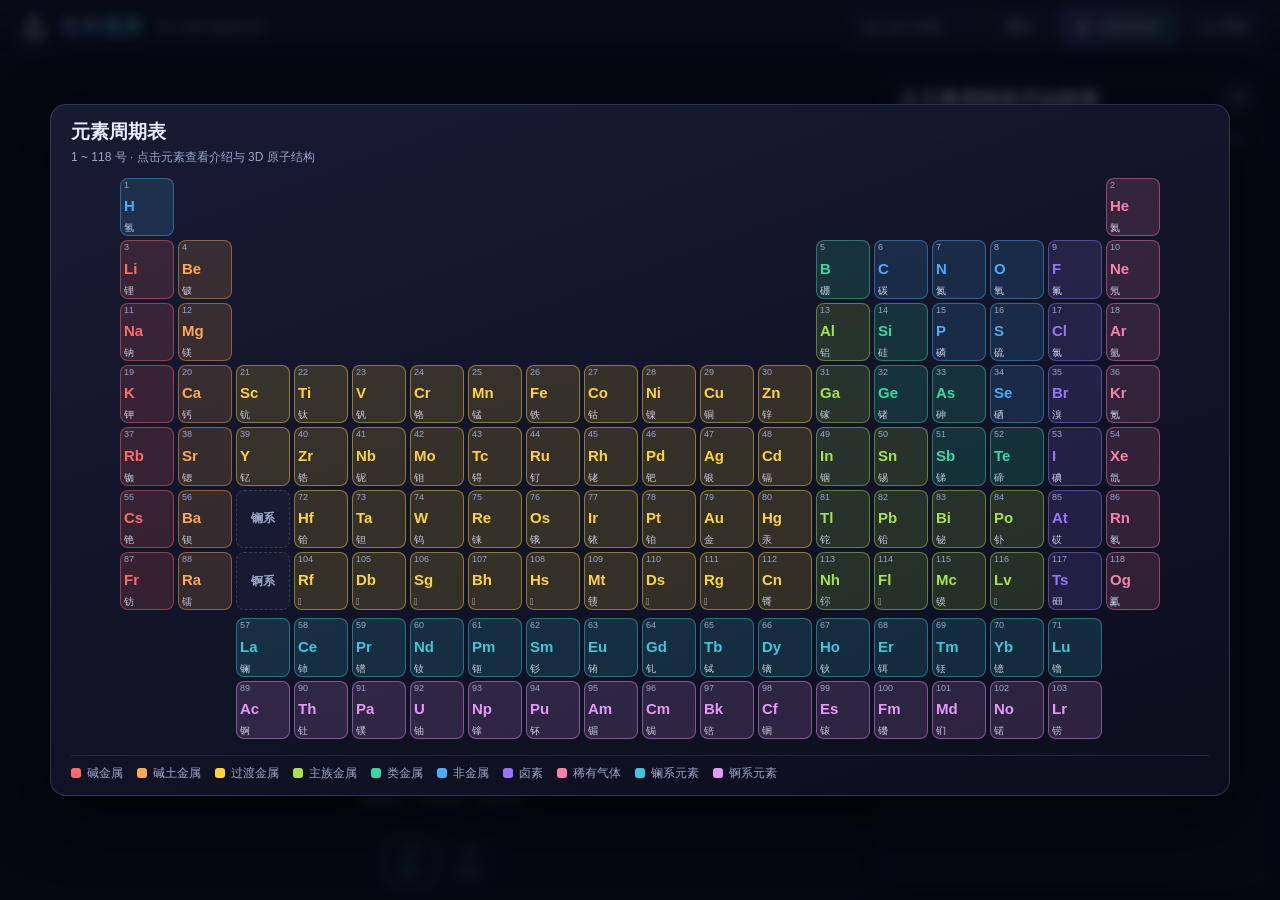
<file: LabCraft/index.html>
<!DOCTYPE html>
<html lang="zh-CN">
<head>
  <meta charset="UTF-8" />
  <meta name="viewport" content="width=device-width, initial-scale=1.0, maximum-scale=1.0, user-scalable=no, viewport-fit=cover" />
  <title>化学视界 · 3D 元素与物质演示</title>
  <link rel="stylesheet" href="css/style.css" />
</head>
<body>
  <header class="topbar">
    <div class="brand">
      <svg viewBox="0 0 24 24" fill="none" stroke="currentColor" stroke-width="1.6"
        stroke-linecap="round" stroke-linejoin="round" aria-hidden="true">
        <path d="M9 3h6" />
        <path d="M10 3v5.5L4.5 17.5A2.5 2.5 0 0 0 6.7 21h10.6a2.5 2.5 0 0 0 2.2-3.5L14 8.5V3" />
        <path d="M7.5 14h9" />
      </svg>
      <h1>化学视界</h1>
      <span class="subtitle">3D 元素与物质演示</span>
    </div>
    <div class="top-actions">
      <!-- 顶栏「← 返回」：浏览过元素/物质后出现（main.js 按历史栈显隐），
           与系统返回键同一语义，一层层回退 -->
      <button id="navBackBtn" class="btn nav-back" hidden aria-label="返回上一层" title="返回上一层">
        <svg viewBox="0 0 24 24" fill="none" stroke="currentColor" stroke-width="1.8" aria-hidden="true">
          <path d="M15 18l-6-6 6-6" />
        </svg>返回
      </button>
      <div class="custom-input">
        <input id="zInput" type="text" inputmode="numeric" placeholder="输入原子序数" maxlength="100" />
        <button id="zGo" class="btn">显示</button>
        <span id="inputHint" class="input-hint"></span>
      </div>
      <button id="periodicBtn" class="btn primary">
        <svg viewBox="0 0 24 24" fill="none" stroke="currentColor" stroke-width="1.6" aria-hidden="true">
          <rect x="3" y="3" width="5" height="5" rx="1" /><rect x="10" y="3" width="5" height="5" rx="1" />
          <rect x="17" y="3" width="4" height="5" rx="1" /><rect x="3" y="10" width="5" height="5" rx="1" />
          <rect x="10" y="10" width="5" height="5" rx="1" /><rect x="17" y="10" width="4" height="5" rx="1" />
          <rect x="3" y="17" width="5" height="4" rx="1" /><rect x="10" y="17" width="5" height="4" rx="1" />
        </svg>元素周期表
      </button>
      <!-- 声音总开关：一键静音/恢复交互音效与介绍朗读（状态存 localStorage） -->
      <button id="soundToggle" class="btn sound-toggle" title="声音 开/关" aria-pressed="true">
        <svg class="icon-sound" viewBox="0 0 24 24" fill="none" stroke="currentColor" stroke-width="1.6" aria-hidden="true">
          <path d="M11 5 6 9H3v6h3l5 4z" />
          <path d="M15.5 8.5a5 5 0 0 1 0 7" />
          <path d="M18.5 5.5a9 9 0 0 1 0 13" />
        </svg>
        <svg class="icon-muted" viewBox="0 0 24 24" fill="none" stroke="currentColor" stroke-width="1.8" aria-hidden="true">
          <path d="M11 5 6 9H3v6h3l5 4z" />
          <line x1="22" y1="9" x2="16" y2="15" /><line x1="16" y1="9" x2="22" y2="15" />
        </svg>
        <span>声音</span>
      </button>
    </div>
  </header>

  <main class="stage">
    <canvas id="scene"></canvas>
    <div class="stage-controls">
      <button id="autoRotate" class="ctrl-btn active" title="自动旋转 开/关">
        <svg viewBox="0 0 24 24" fill="none" stroke="currentColor" stroke-width="1.8" aria-hidden="true">
          <path d="M21 12a9 9 0 1 1-2.6-6.4" /><path d="M21 3v6h-6" />
        </svg><span>旋转</span>
      </button>
      <button id="resetView" class="ctrl-btn" title="重置视角">
        <svg viewBox="0 0 24 24" fill="none" stroke="currentColor" stroke-width="1.8" aria-hidden="true">
          <circle cx="12" cy="12" r="3.2" /><path d="M12 2v3M12 19v3M2 12h3M19 12h3" />
        </svg><span>复位</span>
      </button>
    </div>
    <div class="hint">拖拽旋转 · 双指缩放 · 右键平移</div>
    <div id="infoPanel" class="info-panel">
      <!-- 重读按钮：点击重新朗读当前介绍（自动朗读被打断或想再听一遍时用） -->
      <button id="readSpeakBtn" class="info-read" type="button" title="重新朗读介绍" aria-label="重新朗读介绍">
        <svg viewBox="0 0 24 24" fill="none" stroke="currentColor" stroke-width="1.8" aria-hidden="true">
          <path d="M11 5 6 9H3v6h3l5 4z" />
          <path d="M15.5 8.5a5 5 0 0 1 0 7" />
          <path d="M18.5 5.5a9 9 0 0 1 0 13" />
        </svg>
      </button>
      <div class="info-title" id="infoTitle"></div>
      <div class="info-sub" id="infoSub"></div>
      <div class="info-meta" id="infoMeta"></div>
      <div class="info-desc" id="infoDesc"></div>
      <div class="info-legend" id="infoLegend"></div>
      <div class="info-sub-label" id="infoSubLabel">相关物质（点击查看 3D 结构）</div>
      <div class="info-substances" id="infoSubstances"></div>
    </div>
  </main>

  <!-- 竖屏提醒（仅手机竖屏时显示；App 内因已锁定横屏不会出现） -->
  <div id="rotateTip" class="rotate-tip">
    <div class="rotate-card">
      <svg viewBox="0 0 24 24" fill="none" stroke="currentColor" stroke-width="1.6"
        stroke-linecap="round" stroke-linejoin="round" aria-hidden="true">
        <rect x="7" y="3" width="10" height="18" rx="2" />
        <path d="M3 8a9 9 0 0 1 3-4M21 16a9 9 0 0 1-3 4" />
        <path d="M3 12h4M17 12h4" />
      </svg>
      <h3>建议横屏观看</h3>
      <p>周期表和 3D 结构在横屏下体验更佳</p>
      <button id="rotateFull" class="btn primary">全屏并锁定横屏</button>
      <button id="rotateSkip" class="rotate-skip">仍要竖屏使用</button>
    </div>
  </div>

  <!-- 元素周期表弹窗 -->
  <div id="ptModal" class="pt-modal" aria-hidden="true">
    <div id="ptBackdrop" class="pt-backdrop"></div>
    <div class="pt-panel">
      <div class="pt-head">
        <!-- 无关闭按钮：按需求去掉了 ✕，退出途径 = 选元素/点遮罩/Esc/系统返回 -->
        <div class="pt-title">
          <h2>元素周期表</h2>
          <span>1 ~ 118 号 · 点击元素查看介绍与 3D 原子结构</span>
        </div>
      </div>
      <div class="pt-scroll">
        <div id="ptGrid" class="pt-grid"></div>
      </div>
      <div id="ptLegend" class="pt-legend"></div>
    </div>
  </div>

  <script src="js/lib/three.min.js"></script>
  <script src="js/lib/OrbitControls.js"></script>
  <script src="js/data.js"></script>
  <script src="js/substances.js"></script>
  <script src="js/models.js"></script>
  <script src="js/periodic.js"></script>
  <script src="js/sound.js"></script>
  <script src="js/main.js"></script>
</body>
</html>
</file>
<file: LabCraft/css/style.css>
:root {
  --bg: #0a0c1a;
  --panel: rgba(20, 24, 44, 0.82);
  --border: rgba(120, 140, 200, 0.18);
  --text: #e6ebff;
  --muted: #9aa5c9;
  --accent: #7c8cff;
  --accent2: #37d0c9;
  /* 左右分屏：右侧信息栏宽度（左 3D 约占 2/3，右信息约占 1/3；
     竖屏媒体查询里会覆盖为底部卡片布局） */
  --info-w: min(36vw, 400px);
}

* { box-sizing: border-box; margin: 0; padding: 0; }
html, body { height: 100%; }

body {
  font-family: -apple-system, BlinkMacSystemFont, "Segoe UI", "PingFang SC",
    "Microsoft YaHei", sans-serif;
  background: var(--bg);
  color: var(--text);
  overflow: hidden;
  display: flex;
  flex-direction: column;
  user-select: none;
  -webkit-tap-highlight-color: transparent;
}

/* ---------- 顶栏 ---------- */
/* --statusbar-h：由 main.js 在 App 内用 plus API 注入真实状态栏高度
   （Android WebView 的 env(safe-area-inset-top) 常返回 0，不可靠）；
   浏览器里该变量不存在，自动回退到 env() */
.topbar {
  min-height: 56px;
  flex-shrink: 0;
  display: flex;
  align-items: center;
  justify-content: space-between;
  flex-wrap: wrap;
  gap: 8px;
  padding: 8px 20px;
  padding-top: calc(8px + var(--statusbar-h, env(safe-area-inset-top, 0px)));
  border-bottom: 1px solid var(--border);
  background: linear-gradient(180deg, rgba(22, 26, 48, 0.95), rgba(10, 12, 26, 0.6));
  backdrop-filter: blur(8px);
  position: relative;
  z-index: 20;
}

.brand { display: flex; align-items: center; gap: 12px; }

.brand svg {
  width: 28px; height: 28px;
  filter: drop-shadow(0 0 8px rgba(55, 208, 201, 0.6));
}

.brand h1 {
  font-size: 20px; font-weight: 700; letter-spacing: 1px;
  background: linear-gradient(90deg, var(--accent), var(--accent2));
  -webkit-background-clip: text; background-clip: text;
  -webkit-text-fill-color: transparent;
}

.brand .subtitle { font-size: 13px; color: var(--muted); }
.top-actions { display: flex; gap: 10px; align-items: center; flex-wrap: wrap; }
.custom-input { display: flex; gap: 6px; position: relative; }

.custom-input input {
  width: 132px; padding: 8px 12px; font-size: 13px; color: var(--text);
  background: rgba(120, 140, 200, 0.08);
  border: 1px solid var(--border); border-radius: 8px; outline: none;
  transition: all 0.18s ease;
}

.custom-input input::placeholder { color: var(--muted); }

.custom-input input:focus {
  border-color: var(--accent); background: rgba(120, 140, 200, 0.14);
}

.btn {
  padding: 8px 16px; font-size: 13px; color: var(--text);
  background: rgba(120, 140, 200, 0.1);
  border: 1px solid var(--border); border-radius: 8px; cursor: pointer;
  transition: all 0.18s ease;
  display: inline-flex; align-items: center; gap: 6px;
  font-family: inherit;
}

.btn svg { width: 14px; height: 14px; }
.btn:hover { background: rgba(120, 140, 200, 0.2); border-color: rgba(120, 140, 200, 0.4); }

.btn.primary {
  background: linear-gradient(90deg, rgba(124, 140, 255, 0.28), rgba(55, 208, 201, 0.22));
  border-color: rgba(124, 140, 255, 0.55);
  box-shadow: 0 0 14px rgba(124, 140, 255, 0.22);
}
.btn.primary:hover { box-shadow: 0 0 18px rgba(124, 140, 255, 0.4); }

/* 输入提示 */
.input-hint {
  position: absolute; top: calc(100% + 8px); left: 0; z-index: 30;
  padding: 6px 12px; font-size: 12px; color: #ffd7a1;
  background: rgba(30, 24, 14, 0.95); border: 1px solid rgba(255, 180, 90, 0.4);
  border-radius: 8px; white-space: nowrap;
  opacity: 0; transform: translateY(-4px); pointer-events: none;
  transition: all 0.2s ease;
}
.input-hint.show { opacity: 1; transform: translateY(0); }

.custom-input input.shake { animation: shake 0.35s ease; }
@keyframes shake {
  0%, 100% { transform: translateX(0); }
  25% { transform: translateX(-5px); }
  50% { transform: translateX(4px); }
  75% { transform: translateX(-2px); }
}

/* ---------- 3D 舞台 ---------- */
.stage { flex: 1; position: relative; min-width: 0; min-height: 0; }

/* 画布只占左侧区域，右侧留给信息栏（--info-w）；main.js 的 resize()
   读 clientWidth/Height，布局变化后自动适配渲染尺寸 */
#scene {
  position: absolute; top: 0; left: 0;
  width: calc(100% - var(--info-w)); height: 100%;
  display: block;
}

/* 旋转/复位按钮：放在左侧 3D 区域下方居中（横排） */
.stage-controls {
  position: absolute; bottom: 14px; z-index: 10;
  left: calc((100% - var(--info-w)) / 2);
  transform: translateX(-50%);
  display: flex; flex-direction: row; gap: 8px;
}

.ctrl-btn {
  display: flex; flex-direction: column; align-items: center; gap: 2px;
  width: 52px; padding: 8px 0 6px;
  border-radius: 12px; cursor: pointer; font-family: inherit;
  color: var(--muted); font-size: 11px;
  background: rgba(14, 17, 34, 0.72); border: 1px solid var(--border);
  backdrop-filter: blur(8px);
  transition: all 0.18s ease;
}

.ctrl-btn svg { width: 17px; height: 17px; }
.ctrl-btn:hover { color: var(--text); border-color: rgba(120, 140, 200, 0.4); }

.ctrl-btn.active {
  color: var(--accent2);
  border-color: rgba(55, 208, 201, 0.5);
  box-shadow: 0 0 12px rgba(55, 208, 201, 0.25);
}

.hint {
  position: absolute; bottom: 84px;
  left: calc((100% - var(--info-w)) / 2); transform: translateX(-50%);
  font-size: 12px; color: var(--muted); padding: 6px 14px; border-radius: 20px;
  background: rgba(10, 12, 26, 0.6); border: 1px solid var(--border);
  pointer-events: none;
}

/* ---------- 信息面板（右侧分屏栏） ---------- */
.info-panel {
  position: absolute; top: 14px; bottom: 14px; right: 14px;
  width: calc(var(--info-w) - 14px);
  overflow-y: auto;
  padding: 16px 18px; border-radius: 14px;
  background: rgba(14, 17, 34, 0.82); border: 1px solid var(--border);
  backdrop-filter: blur(10px); box-shadow: 0 8px 30px rgba(0, 0, 0, 0.4);
  overscroll-behavior: contain;
}

.info-panel::-webkit-scrollbar { width: 6px; }
.info-panel::-webkit-scrollbar-thumb { background: rgba(120, 140, 200, 0.35); border-radius: 3px; }

.info-title { font-size: 20px; font-weight: 700; margin-bottom: 6px; }
.info-sub { display: flex; align-items: center; gap: 8px; margin-bottom: 8px; flex-wrap: wrap; }

.cat-chip {
  display: inline-block; padding: 2px 10px; font-size: 12px;
  border: 1px solid; border-radius: 20px;
}

.en-name { font-size: 12px; color: var(--muted); letter-spacing: 0.4px; }

.info-meta {
  font-size: 12px; color: var(--accent2); margin-bottom: 8px;
  line-height: 1.7;
}

.info-desc { font-size: 13px; line-height: 1.75; color: var(--text); }

.info-legend { display: flex; flex-wrap: wrap; gap: 12px; margin-top: 10px; }

.legend-item { display: flex; align-items: center; gap: 6px; font-size: 12px; color: var(--muted); }
.legend-item .layer-text { color: var(--text); font-weight: 600; margin-right: 2px; font-size: 12px; }

.legend-dot {
  width: 12px; height: 12px; border-radius: 50%; display: inline-block;
  box-shadow: 0 0 6px currentColor;
}

.info-sub-label {
  margin-top: 12px; margin-bottom: 8px;
  font-size: 12px; font-weight: 600; color: var(--muted);
  letter-spacing: 0.5px;
}

.info-substances { display: flex; flex-wrap: wrap; gap: 8px; }

.sub-chip {
  display: inline-flex; flex-direction: column; align-items: flex-start; gap: 1px;
  padding: 6px 12px; border: 1px solid; border-radius: 10px;
  cursor: pointer; color: var(--text); font-family: inherit;
  transition: all 0.16s ease;
}

.sub-chip:hover { transform: translateY(-1px); filter: brightness(1.25); }
.sub-chip:hover { transform: translateY(-1px); filter: brightness(1.25); }
.sub-chip b { font-size: 12.5px; font-weight: 600; }
.sub-chip i { font-size: 10.5px; font-style: normal; color: var(--muted); }

/* 顶栏「← 返回」按钮：与其它 .btn 同风格；[hidden] 要显式覆盖，
   （.btn 的 inline-flex 会压过浏览器默认的 hidden 规则） */
.nav-back { padding: 8px 12px; }
.nav-back[hidden] { display: none; }

/* ---------- 声音开关与重读按钮 ---------- */
/* 顶栏声音总开关：正常显示喇叭波纹图标，静音（.muted）时切换成叉号图标 */
.sound-toggle { padding: 8px 12px; }
.sound-toggle .icon-sound { display: inline-flex; }
.sound-toggle .icon-muted { display: none; }
.sound-toggle.muted {
  color: var(--muted); opacity: 0.72;
  border-color: rgba(120, 140, 200, 0.3);
}
.sound-toggle.muted .icon-sound { display: none; }
.sound-toggle.muted .icon-muted { display: inline-flex; }

/* 信息面板右上角"重读"按钮：绝对定位避免影响 infoTitle 的文本填充 */
.info-read {
  position: absolute; top: 12px; right: 12px; z-index: 2;
  width: 30px; height: 30px; border-radius: 50%;
  display: flex; align-items: center; justify-content: center;
  border: 1px solid var(--border); background: rgba(120, 140, 200, 0.14);
  color: var(--muted); cursor: pointer; font-family: inherit;
  transition: all 0.16s ease;
}
.info-read svg { width: 15px; height: 15px; }
.info-read:hover {
  color: var(--accent2);
  border-color: rgba(55, 208, 201, 0.5);
  box-shadow: 0 0 10px rgba(55, 208, 201, 0.2);
}
/* 标题留出按钮空间，避免长标题顶到重读按钮 */
.info-panel .info-title { padding-right: 34px; }

/* ---------- 竖屏提醒（手机竖屏时显示） ---------- */
.rotate-tip {
  position: fixed; inset: 0; z-index: 200;
  display: none; align-items: center; justify-content: center;
  background: rgba(6, 8, 18, 0.9); backdrop-filter: blur(8px);
}

.rotate-card {
  display: flex; flex-direction: column; align-items: center; gap: 10px;
  padding: 30px 34px; border-radius: 18px; text-align: center;
  background: rgba(20, 24, 44, 0.9); border: 1px solid rgba(120, 140, 200, 0.3);
  max-width: 86vw;
}

.rotate-card svg { width: 52px; height: 52px; color: var(--accent2); }
.rotate-card h3 { font-size: 18px; }
.rotate-card p { font-size: 13px; color: var(--muted); margin-bottom: 8px; }
.rotate-card .btn { justify-content: center; }

.rotate-skip {
  margin-top: 2px; padding: 6px 10px;
  background: none; border: none; color: var(--muted);
  font-size: 12px; cursor: pointer; text-decoration: underline;
}

.rotate-tip.dismissed { display: none !important; }

/* 手机竖屏：显示提醒；用户点过"仍要竖屏"后靠 dismissed 类隐藏 */
@media (orientation: portrait) and (max-width: 640px) {
  .rotate-tip { display: flex; }
}

/* ---------- 元素周期表弹窗 ---------- */
.pt-modal {
  position: fixed; inset: 0; z-index: 100;
  display: flex; align-items: center; justify-content: center;
  opacity: 0; pointer-events: none; transition: opacity 0.22s ease;
}

.pt-modal.open { opacity: 1; pointer-events: auto; }

.pt-backdrop {
  position: absolute; inset: 0;
  background: rgba(5, 6, 14, 0.72); backdrop-filter: blur(6px);
}

.pt-panel {
  position: relative;
  width: min(96vw, 1180px); max-height: 92vh;
  display: flex; flex-direction: column;
  padding: calc(14px + var(--statusbar-h, env(safe-area-inset-top, 0px))) 20px 14px;
  border-radius: 16px;
  background: linear-gradient(160deg, rgba(24, 28, 52, 0.97), rgba(12, 14, 30, 0.97));
  border: 1px solid rgba(120, 140, 200, 0.28);
  box-shadow: 0 20px 60px rgba(0, 0, 0, 0.55);
  transform: translateY(10px) scale(0.985); transition: transform 0.22s ease;
}

.pt-modal.open .pt-panel { transform: translateY(0) scale(1); }

.pt-head { display: flex; align-items: center; justify-content: space-between; margin-bottom: 12px; }
.pt-title h2 { font-size: 19px; font-weight: 700; margin-bottom: 2px; }
.pt-title span { font-size: 12px; color: var(--muted); }

.pt-scroll {
  /* 只允许上下滚动：18 列宽度由流体网格精确贴合面板，不再需要左右拖动 */
  overflow-x: hidden; overflow-y: auto;
  padding-bottom: 4px;
  -webkit-overflow-scrolling: touch;
}

.pt-scroll::-webkit-scrollbar { width: 8px; height: 8px; }
.pt-scroll::-webkit-scrollbar-thumb { background: rgba(120, 140, 200, 0.3); border-radius: 4px; }

.pt-grid {
  /* 18 列流体网格：窄屏每格 = (面板内容宽-间隙)/18，恰好贴合左右边框；
     宽屏不超过 54px（保持原有桌面观感），整体居中 */
  display: grid;
  grid-template-columns: repeat(18, 1fr);
  grid-auto-rows: auto;
  gap: 4px;
  width: 100%;
  max-width: calc(18 * 54px + 17 * 4px);
  margin: 0 auto;
}

.pt-cell {
  --pt-color: #7c8cff;
  position: relative; aspect-ratio: 1 / 1.08;
  /* 关键：min-width 归零。网格项的自动最小尺寸会把"内容高度经 aspect-ratio
     折算出的最小宽"当作 1fr 轨道下限，导致 18 列总宽超出面板、右侧整列被裁掉
     且无法拖动查看（真机踩过，详见根 AGENTS.md）。归零后轨道严格等分贴合屏宽 */
  min-width: 0; min-height: 0;
  overflow: hidden;
  line-height: 1.1;
  padding: 2px 3px;
  display: flex; flex-direction: column; justify-content: space-between;
  border-radius: 8px; cursor: pointer; font-family: inherit;
  background: color-mix(in srgb, var(--pt-color) 15%, transparent);
  border: 1px solid color-mix(in srgb, var(--pt-color) 45%, transparent);
  transition: all 0.15s ease;
}

.pt-cell:hover {
  transform: translateY(-2px) scale(1.06);
  background: color-mix(in srgb, var(--pt-color) 30%, transparent);
  border-color: var(--pt-color);
  box-shadow: 0 4px 16px color-mix(in srgb, var(--pt-color) 40%, transparent);
  z-index: 2;
}

.pt-cell.current {
  background: color-mix(in srgb, var(--pt-color) 38%, transparent);
  border-color: var(--pt-color);
  box-shadow: 0 0 0 1.5px var(--pt-color), 0 0 16px color-mix(in srgb, var(--pt-color) 55%, transparent);
  z-index: 1;
}

/* 格内字号随格子宽度（≈vw）等比缩放：窄屏变小但比例不变 */
.pt-z { font-size: clamp(7px, 1.1vw, 9px); color: var(--muted); text-align: left; }
.pt-sym {
  font-size: clamp(10px, 1.8vw, 15px); font-weight: 700; text-align: center;
  color: var(--pt-color);
}
.pt-name {
  font-size: clamp(7.5px, 1.25vw, 10px); text-align: center; color: var(--text);
  opacity: 0.85; white-space: nowrap; overflow: hidden;
}

.pt-cell.pt-ph {
  cursor: default; background: rgba(120, 140, 200, 0.06);
  border: 1px dashed rgba(120, 140, 200, 0.3);
  justify-content: center;
}
.pt-cell.pt-ph .pt-sym { font-size: clamp(9px, 1.5vw, 12px); color: var(--muted); font-weight: 600; }
.pt-cell.pt-ph:hover { transform: none; box-shadow: none; }

.pt-legend {
  display: flex; flex-wrap: wrap; gap: 6px 14px;
  margin-top: 12px; padding-top: 10px;
  border-top: 1px solid var(--border);
}

.pt-legend-item { display: flex; align-items: center; gap: 6px; font-size: 11.5px; color: var(--muted); }
.pt-legend-dot { width: 10px; height: 10px; border-radius: 3px; }

/* 兼容不支持 color-mix 的旧 WebView：退化为统一半透明底色 */
@supports not (background: color-mix(in srgb, red 50%, blue)) {
  .pt-cell { background: rgba(120, 140, 200, 0.12); }
  .pt-cell:hover { background: rgba(120, 140, 200, 0.25); }
}

/* ---------- 响应式：窄屏（手机竖屏/小平板） ---------- */
@media (max-width: 800px) {
  /* 顶栏压缩：减少占用的纵向空间，输入框保证占位文字完整显示 */
  .topbar {
    min-height: 46px; gap: 6px;
    padding-left: 10px; padding-right: 10px;
    padding-top: calc(6px + var(--statusbar-h, env(safe-area-inset-top, 0px)));
    padding-bottom: 6px;
  }
  .top-actions { gap: 6px; }
  .brand svg { width: 20px; height: 20px; }
  .brand h1 { font-size: 15px; }
  .brand .subtitle { display: none; }
  .custom-input { gap: 4px; }
  /* 宽度 ≥ 6 个占位字符 + 内边距，"输入原子序数"不再被截断 */
  .custom-input input { width: 118px; padding: 6px 9px; font-size: 12px; }
  .btn { padding: 6px 9px; font-size: 12px; }
  .btn.primary svg { display: none; }

  .info-panel {
    top: 10px; bottom: 10px; right: 10px;
    width: calc(var(--info-w) - 10px);
    padding: 12px 13px; border-radius: 12px;
  }
  .info-title { font-size: 16px; }

  .hint { display: none; }

  .stage-controls { bottom: 10px; }
  .ctrl-btn { width: 46px; font-size: 10px; padding: 6px 0 5px; }

  .pt-panel {
    width: 100vw; max-height: 96vh; height: 96vh;
    border-radius: 0; padding: 12px 10px 8px;
  }
  .pt-title h2 { font-size: 16px; }
}

/* 竖屏手机（用户点"仍要竖屏使用"后）：退回上下布局，信息面板变底部卡片 */
@media (orientation: portrait) and (max-width: 640px) {
  #scene { width: 100%; }
  .info-panel {
    left: 10px; top: auto; bottom: 10px;
    width: auto; max-height: 46vh;
  }
  .stage-controls {
    bottom: auto; top: 10px; right: 10px; left: auto; transform: none;
    flex-direction: column;
  }
}

/* ---------- 响应式：横屏手机（矮视口，即 App 内的主要形态） ---------- */
@media (max-height: 480px) {
  /* 顶栏悬浮化：不再占用纵向空间，3D 与信息栏用满全高。
     背景透明、空白处 pointer-events 穿透（可直接拖拽旋转模型）；
     品牌隐藏（应用名在桌面端/弹窗里仍可见），输入框和周期表按钮靠右排 */
  .topbar {
    position: absolute; top: 0; left: 0; right: var(--info-w);
    min-height: 0; justify-content: flex-end; gap: 6px;
    padding: calc(2px + var(--statusbar-h, env(safe-area-inset-top, 0px))) 10px 2px;
    background: none; border-bottom: none; backdrop-filter: none;
    pointer-events: none;
  }
  .topbar .brand { display: none; }
  .topbar .custom-input,
  .topbar .btn { pointer-events: auto; }
  .custom-input input { width: 118px; padding: 5px 9px; font-size: 12px; }
  .btn { padding: 5px 9px; font-size: 11.5px; }

  .info-panel {
    top: calc(10px + var(--statusbar-h, env(safe-area-inset-top, 0px)));
    bottom: 10px; right: 10px;
    width: calc(var(--info-w) - 10px);
    padding: 10px 13px;
  }
  .info-title { font-size: 15px; margin-bottom: 3px; }
  .info-sub { margin-bottom: 4px; }
  .info-meta { margin-bottom: 4px; line-height: 1.5; }
  .info-desc { font-size: 12px; line-height: 1.6; }
  .info-sub-label { margin-top: 7px; margin-bottom: 5px; }

  .hint { display: none; }
  .stage-controls { bottom: 10px; }
  .ctrl-btn { width: 42px; padding: 5px 0 4px; }
  .ctrl-btn svg { width: 14px; height: 14px; }

  .pt-panel {
    max-height: 96vh; height: 96vh;
    padding: calc(8px + var(--statusbar-h, env(safe-area-inset-top, 0px))) 12px 8px;
  }
  .pt-head { margin-bottom: 8px; }
  .pt-title h2 { font-size: 15px; }
  .pt-title span { display: none; } /* 副标题一行占太高，矮屏隐藏 */
  .pt-legend { margin-top: 8px; padding-top: 7px; }
}
</file>
